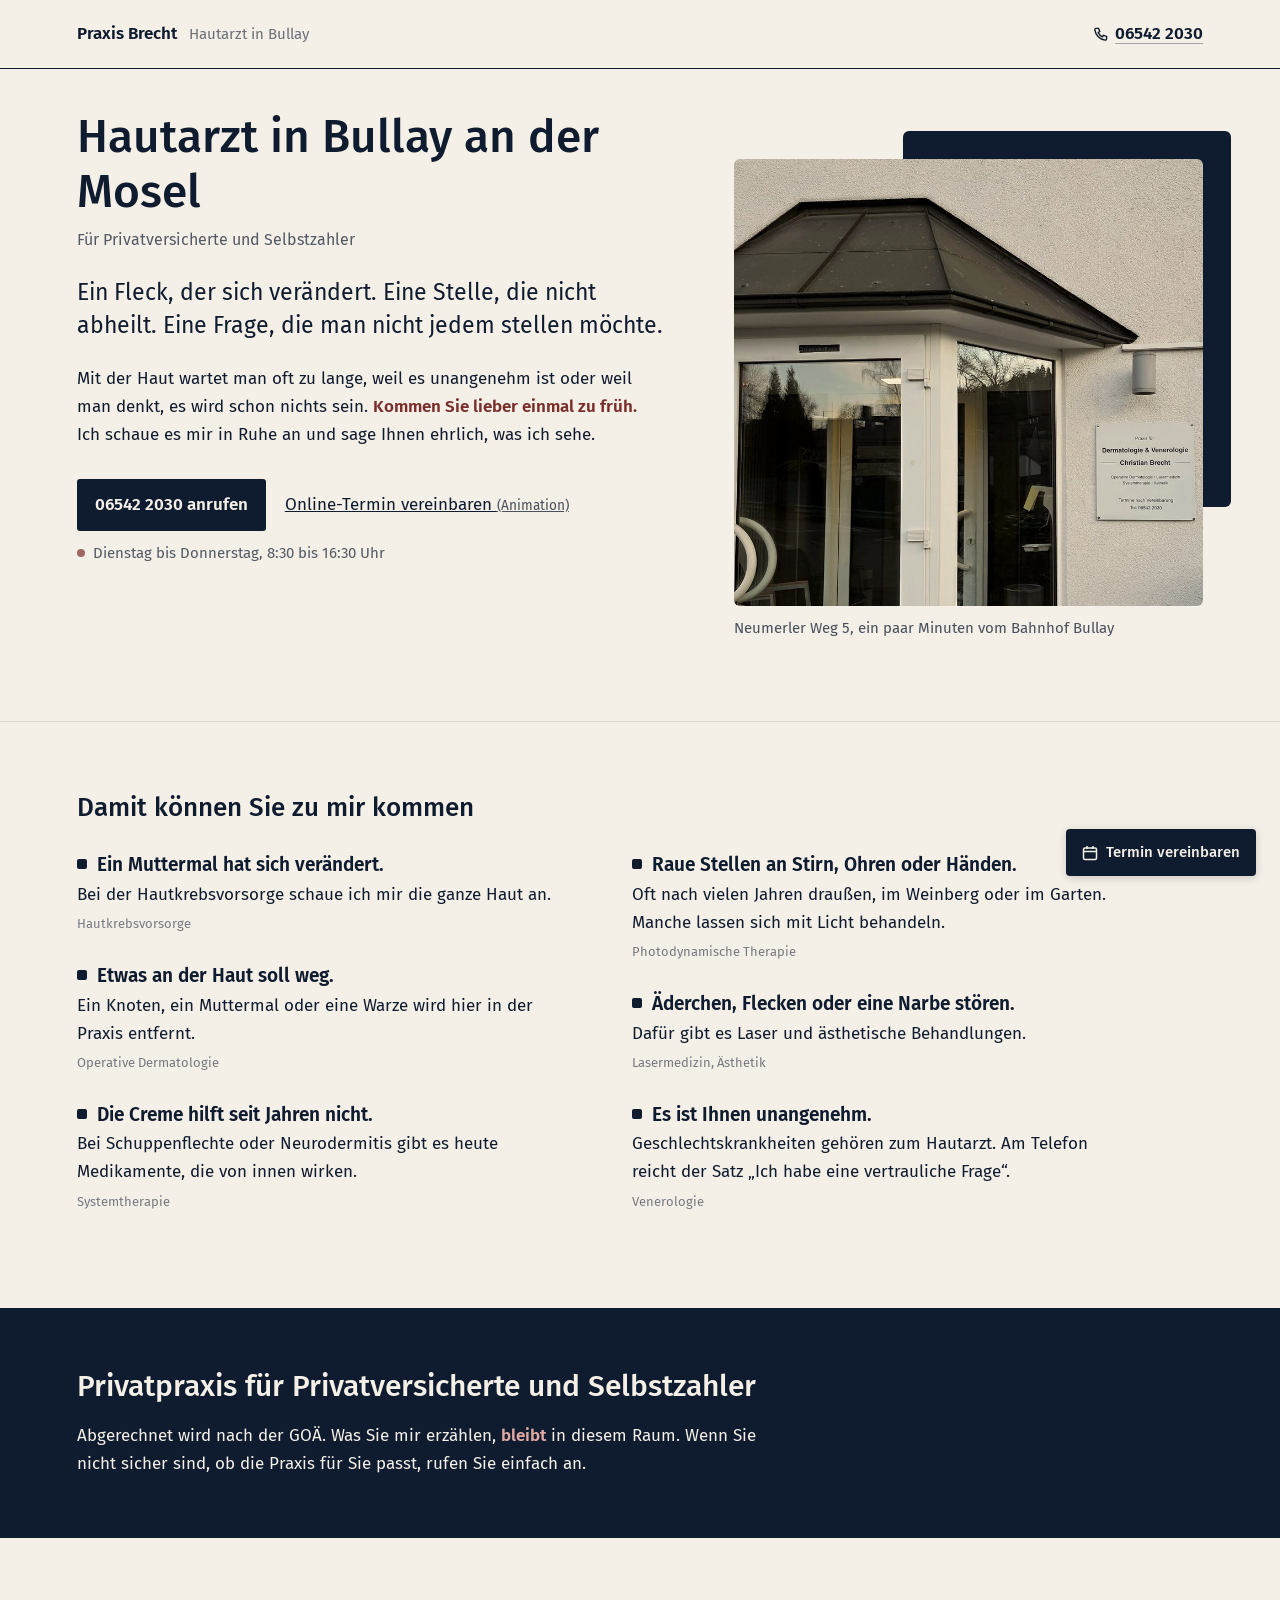
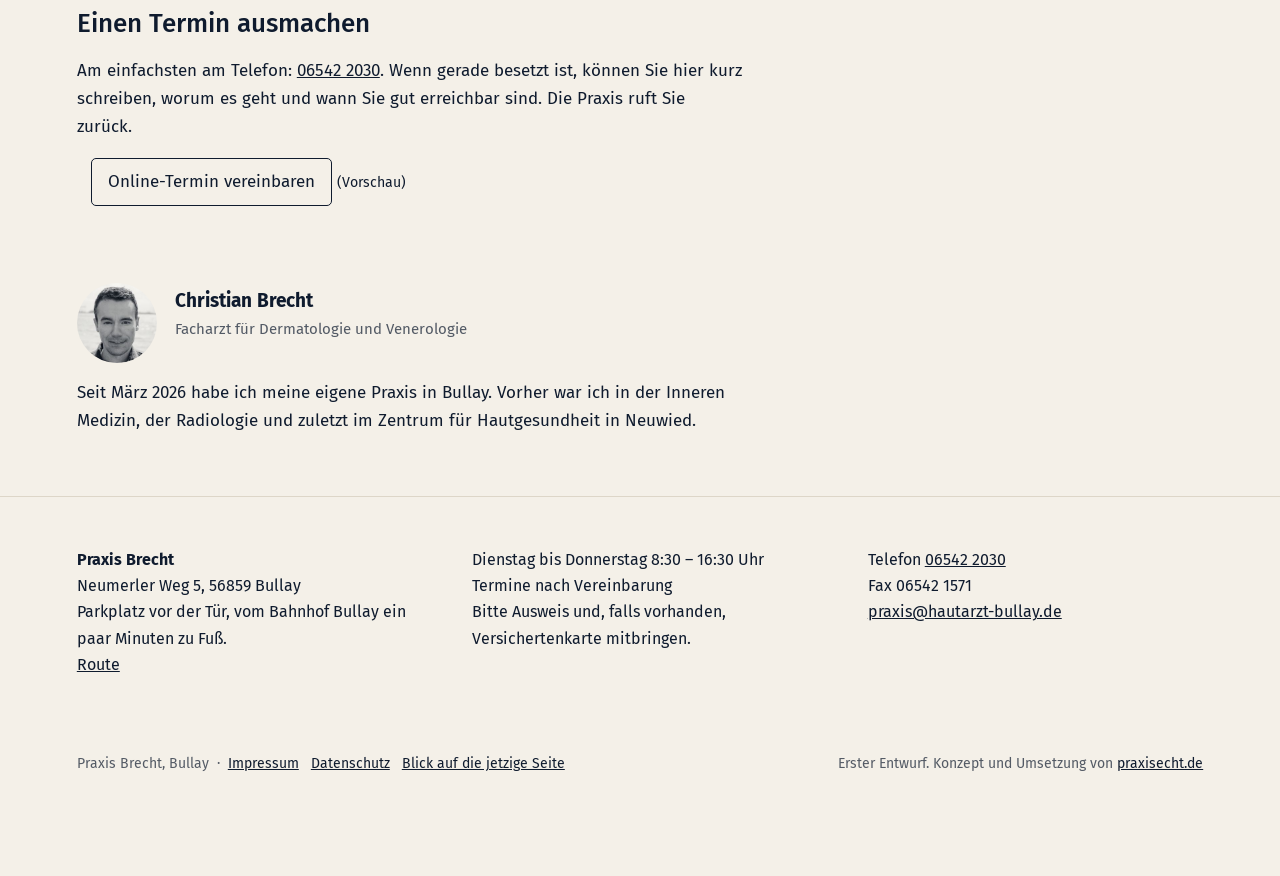
<file: index.html>
<!DOCTYPE html>
<html lang="de">
<head>
<meta charset="utf-8">
<meta name="viewport" content="width=device-width, initial-scale=1">
<meta name="robots" content="noindex, nofollow">
<title>Hautarzt in Bullay an der Mosel – Praxis Brecht</title>
<link rel="icon" type="image/svg+xml" href="favicon.svg">
<meta name="description" content="Hautarztpraxis Christian Brecht, Neumerler Weg 5 in Bullay. Hautkrebsvorsorge, Operationen an der Haut, Laser, Ästhetik, chronische Hautkrankheiten. Privatpraxis.">
<link href="https://fonts.googleapis.com/css2?family=Fira+Sans:wght@400;500;600&display=swap" rel="stylesheet">
<link rel="stylesheet" href="css/praxis.css">
</head>
<!-- ohne-ideen: meine Etiketten aus, an mit ?vorschlag=1 -->
<body class="ohne-ideen">

<div class="kopf">
  <a href="#" class="name">Praxis Brecht <small>Hautarzt in Bullay</small></a>
  <a href="tel:+4965422030" class="tel"><svg width="15" height="15" viewBox="0 0 16 16" fill="none" stroke="currentColor" stroke-width="1.5"><path d="M3.5 1.5h2.5l1.2 3.2-1.6 1.1a8 8 0 0 0 4.6 4.6l1.1-1.6 3.2 1.2v2.5a1.5 1.5 0 0 1-1.6 1.5A12.5 12.5 0 0 1 2 3.1 1.5 1.5 0 0 1 3.5 1.5z"/></svg> <span>06542 2030</span></a>
</div>

<p class="aktuell idee-zeile"><b>Aktuell:</b> Hier steht, was Sie gerade wissen sollten, z. B. Urlaub oder Vertretung. <span>(Idee, Text kommt von Ihnen)</span></p>

<div class="start">
  <div class="text">
    <h1>Hautarzt in Bullay an der Mosel</h1>
    <p class="fuer">Für Privatversicherte und Selbstzahler</p>
    <p class="gross">Ein Fleck, der sich verändert. Eine Stelle, die nicht abheilt. Eine Frage, die man nicht jedem stellen möchte.</p>
    <p>Mit der Haut wartet man oft zu lange, weil es unangenehm ist oder weil man denkt, es wird schon nichts sein. <strong class="satz">Kommen Sie lieber einmal zu früh.</strong> Ich schaue es mir in Ruhe an und sage Ihnen ehrlich, was ich sehe.</p>
    <p class="idee">Text in Ich-Form ist mein Vorschlag, bitte lesen und ändern, wie Sie es sagen würden. Allexander Mäding</p>
    <p class="anruf"><a href="tel:+4965422030" class="knopf">06542 2030 anrufen</a> <a href="#" class="online">Online-Termin vereinbaren <small>(Animation)</small></a> <span>Dienstag bis Donnerstag, 8:30 bis 16:30 Uhr</span></p>
  </div>
  <figure class="foto">
    <img src="bilder/praxis-tuer.jpg" draggable="false" width="850" height="810" alt="Eingang der Praxis am Neumerler Weg 5 in Bullay, rechts das Praxisschild">
    <figcaption>Neumerler Weg 5, ein paar Minuten vom Bahnhof Bullay</figcaption>
  </figure>
</div>

<!-- Leistungen in Patientensprache, Fachwort klein dahinter -->
<div class="wofuer" id="wofuer">
  <h2>Damit können Sie zu mir kommen</h2>
  <div class="liste" id="liste">
    <p><b>Ein Muttermal hat sich verändert.</b> Bei der Hautkrebsvorsorge schaue ich mir die ganze Haut an. <small>Hautkrebsvorsorge</small></p>
    <p><b>Etwas an der Haut soll weg.</b> Ein Knoten, ein Muttermal oder eine Warze wird hier in der Praxis entfernt. <small>Operative Dermatologie</small></p>
    <p><b>Die Creme hilft seit Jahren nicht.</b> Bei Schuppenflechte oder Neurodermitis gibt es heute Medikamente, die von innen wirken. <small>Systemtherapie</small></p>
    <p><b>Raue Stellen an Stirn, Ohren oder Händen.</b> Oft nach vielen Jahren draußen, im Weinberg oder im Garten. Manche lassen sich mit Licht behandeln. <small>Photodynamische Therapie</small></p>
    <p><b>Äderchen, Flecken oder eine Narbe stören.</b> Dafür gibt es Laser und ästhetische Behandlungen. <small>Lasermedizin, Ästhetik</small></p>
    <p><b>Es ist Ihnen unangenehm.</b> Geschlechtskrankheiten gehören zum Hautarzt. Am Telefon reicht der Satz „Ich habe eine vertrauliche Frage“. <small>Venerologie</small></p>
  </div>
  <p class="wisch-zeile"><button type="button" id="wisch">Wischen →</button></p>
  <p class="idee">„Warze“, „Garten“ und der Satz am Telefon sind von mir, bitte prüfen.</p>
</div>

<div class="privat">
  <h2>Privatpraxis für Privatversicherte und Selbstzahler</h2>
  <p>Abgerechnet wird nach der GOÄ. Was Sie mir erzählen, <span class="wort">bleibt</span> in diesem Raum. Wenn Sie nicht sicher sind, ob die Praxis für Sie passt, rufen Sie einfach an.</p>
</div>

<!-- Teaser: Prozess dahinter, noch nicht echt -->
<div class="termin">
  <h2>Einen Termin ausmachen</h2>
  <p>Am einfachsten am Telefon: <a href="tel:+4965422030">06542 2030</a>. Wenn gerade besetzt ist, können Sie hier kurz schreiben, worum es geht und wann Sie gut erreichbar sind. Die Praxis ruft Sie zurück.</p>
  <p><a href="#" class="leise online">Online-Termin vereinbaren</a> <small>(Vorschau)</small></p>
  <p class="idee">Nur angedeutet: so ein Rückruf-Wunsch spart Ihnen Telefonzeit und den Patienten die Warteschleife. Baue ich gern, wenn Sie wollen.</p>
</div>

<div class="ich">
  <p class="wer"><img src="bilder/brecht.jpg" class="portrait" width="80" height="80" alt="Christian Brecht" draggable="false"> <span><b>Christian Brecht</b><small>Facharzt für Dermatologie und Venerologie</small></span></p>
  <p>Seit März 2026 habe ich meine eigene Praxis in Bullay. Vorher war ich in der Inneren Medizin, der Radiologie und zuletzt im Zentrum für Hautgesundheit in Neuwied.</p>
</div>

<div class="kontakt" id="kontakt">
  <p><b>Praxis Brecht</b><br>Neumerler Weg 5, 56859 Bullay<br>Parkplatz vor der Tür, vom Bahnhof Bullay ein paar Minuten zu Fuß.<br><a href="https://maps.google.com/?q=Neumerler+Weg+5,+56859+Bullay">Route</a></p>
  <p>Dienstag bis Donnerstag 8:30 – 16:30 Uhr<br>Termine nach Vereinbarung<br>Bitte Ausweis und, falls vorhanden, Versichertenkarte mitbringen.</p>
  <p>Telefon <a href="tel:+4965422030">06542 2030</a><br>Fax 06542 1571<br><a href="mailto:praxis@hautarzt-bullay.de">praxis@hautarzt-bullay.de</a><br><a href="praxis-brecht.vcf" download class="nur-handy">Praxis im Handy speichern</a></p>
</div>

<div class="fuss">
  <span>Praxis Brecht, Bullay &nbsp;·&nbsp; <a href="#" data-demo="impressum">Impressum</a> &nbsp; <a href="#" data-demo="datenschutz">Datenschutz</a> &nbsp; <a href="analyse.html">Blick auf die jetzige Seite</a></span>
  <span class="von">Erster Entwurf. Konzept und Umsetzung von <a href="https://praxisecht.de" target="_blank" rel="noopener">praxisecht.de</a></span>
</div>

<!-- Vorschau Online-Termin: spielt sich selbst ab, schickt nichts -->
<!-- feste Knöpfe, kommen nach dem Start -->
<div class="feste" id="feste">
  <a href="#" class="online"><svg width="16" height="16" viewBox="0 0 16 16" fill="none" stroke="currentColor" stroke-width="1.5"><rect x="1.5" y="3" width="13" height="11.5" rx="1.5"/><path d="M1.5 6.5h13M5 1v3M11 1v3"/></svg> <span>Termin<span class="lang"> vereinbaren</span></span></a>
  <a href="tel:+4965422030" class="ruf">Anrufen</a>
</div>

<dialog id="termin-demo">
  <p class="demo-kopf"><b>Vorschau: So läuft ein Online-Termin ab</b> <span>Läuft von allein durch, nur ein Beispiel. Es wird nichts gesendet.</span> <button type="button" id="zu">Schließen</button></p>
  <div class="balken"><i id="balken"></i></div>
  <p class="schritte"><span>1 Anliegen</span><span>2 Termin</span><span>3 Fragebogen</span><span>4 Fertig</span></p>

  <div class="schritt">
    <h3>Worum geht es?</h3>
    <p class="wahl">Hautkrebsvorsorge</p>
    <p class="wahl" data-klick>Ein Muttermal ansehen lassen</p>
    <p class="wahl">Etwas soll entfernt werden</p>
    <p class="wahl">Vertrauliche Frage</p>
  </div>
  <div class="schritt">
    <h3>Wann passt es Ihnen?</h3>
    <p class="wahl">Dienstag, vormittags</p>
    <p class="wahl" data-klick>Mittwoch, 10:30 Uhr</p>
    <p class="wahl">Donnerstag, nachmittags</p>
  </div>
  <div class="schritt">
    <h3>Kurzer Fragebogen vorab <span class="bsp">Beispiel</span></h3>
    <p class="jn">Allergien bekannt?<span><b class="tipp">Ja</b><b>Nein</b></span></p>
    <p class="jn">Nehmen Sie Blutverdünner?<span><b>Ja</b><b class="tipp">Nein</b></span></p>
    <p class="jn">Bekommen Sie schnell Sonnenbrand?<span><b class="tipp">Ja</b><b>Nein</b></span></p>
    <p class="jn">Ist es Ihr erster Besuch hier?<span><b class="tipp">Ja</b><b>Nein</b></span></p>
  </div>
  <div class="schritt">
    <h3>Danke, das war es schon.</h3>
    <p>Die Praxis meldet sich und bestätigt den Termin. Einen Tag vorher kommt eine kurze Erinnerung.</p>
    <p class="klein">Ihre Angaben liegen dann schon vor, am Empfang müssen Sie nichts mehr ausfüllen.</p>
  </div>
  <p class="idee-immer">So könnte das bei Ihnen aussehen. Die Praxis bekommt die Angaben geordnet, Patienten sparen sich Warteschleife und Klemmbrett.</p>
</dialog>

<p id="hinweis"></p>
<script src="js/praxis.js"></script>
</body>
</html>
</file>
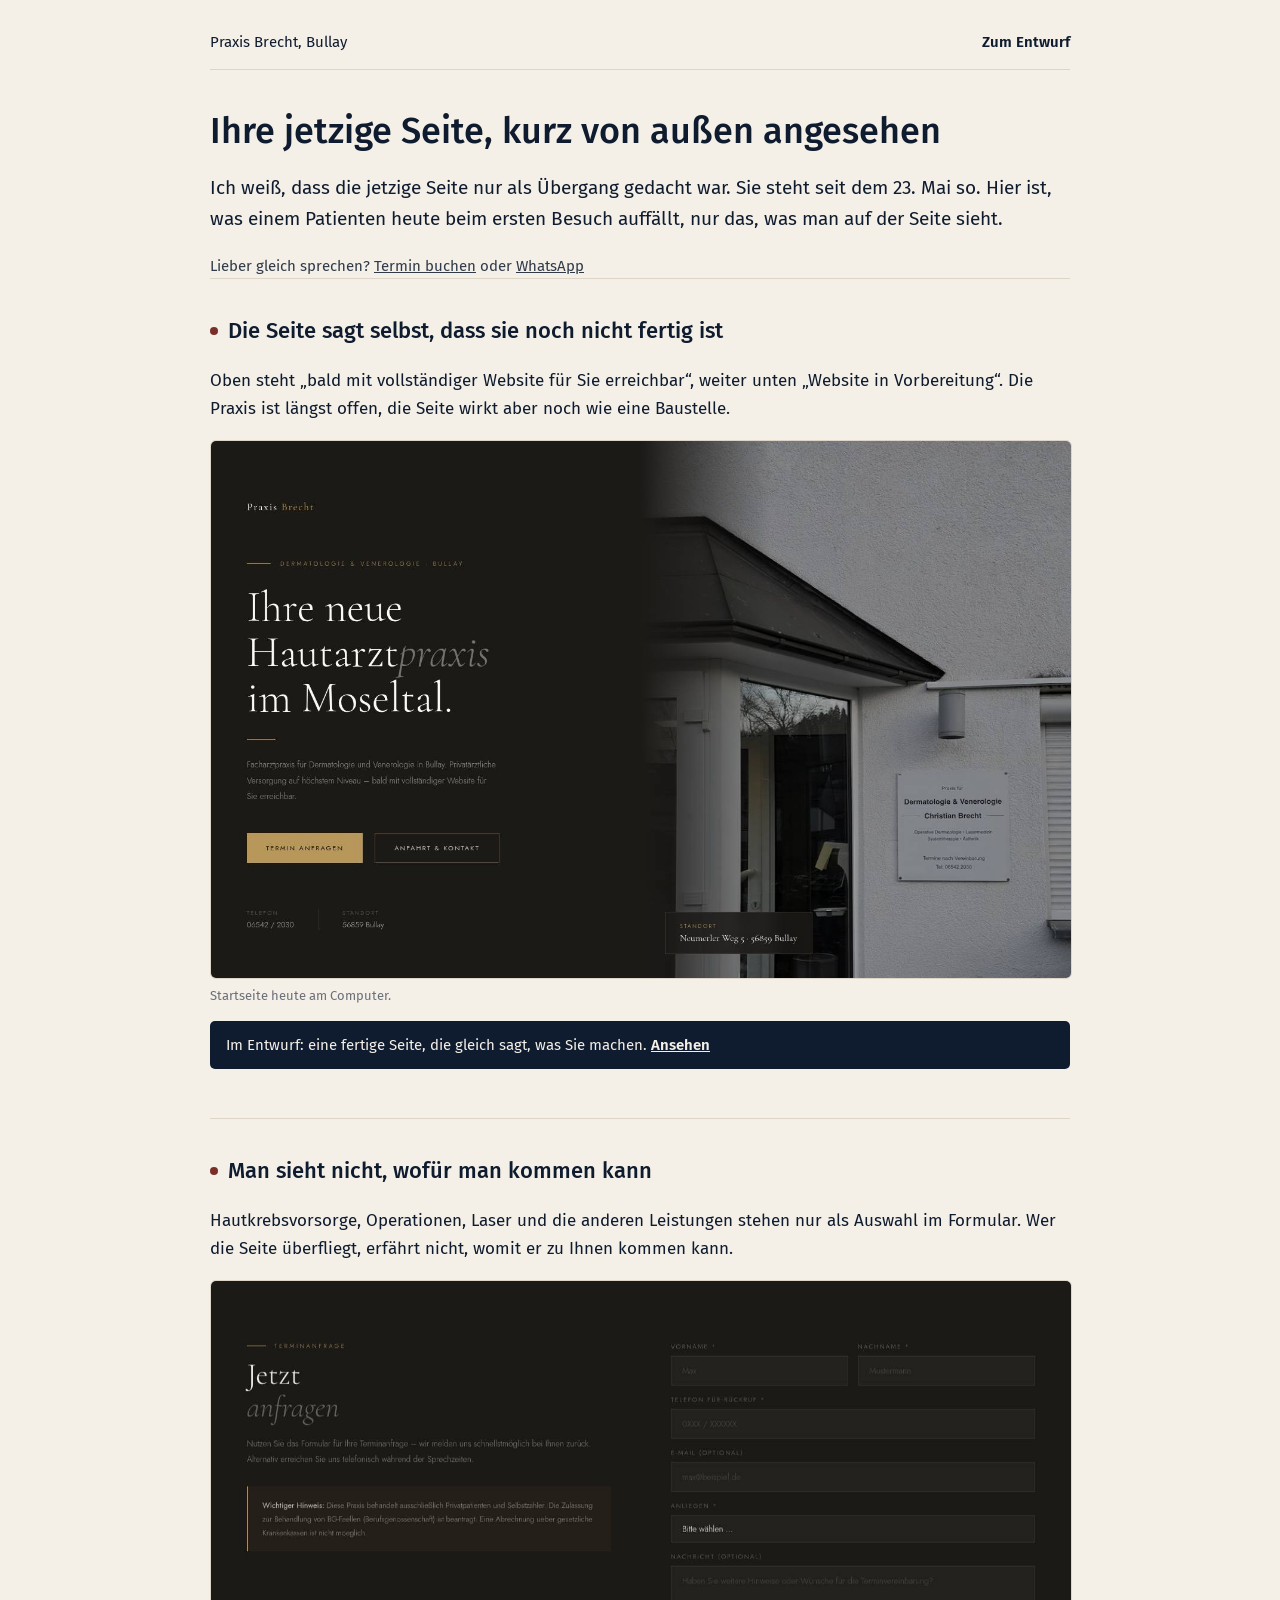
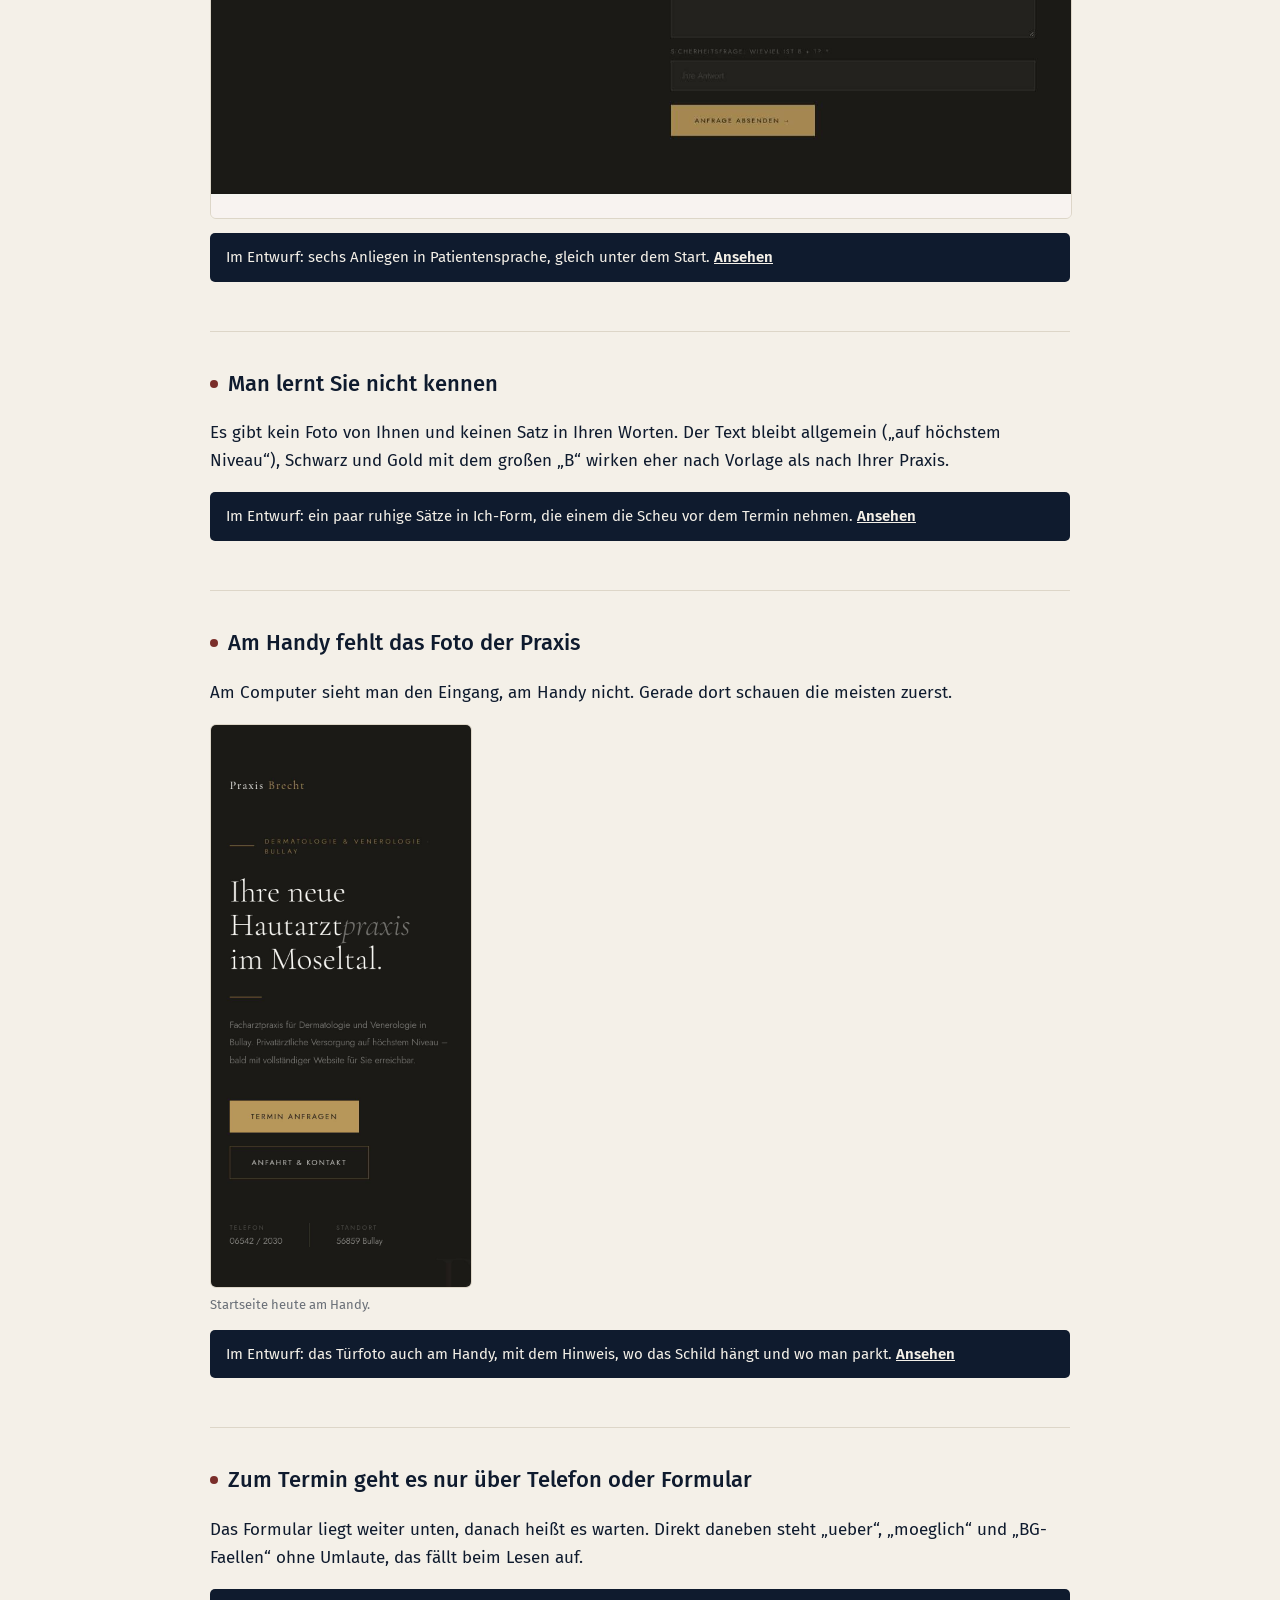
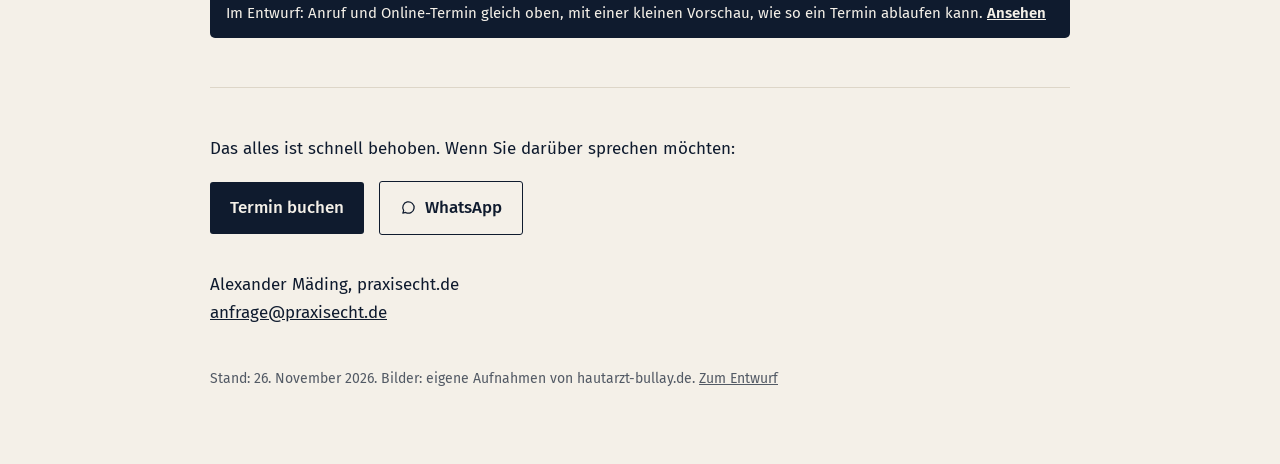
<file: analyse.html>
<!DOCTYPE html>
<html lang="de">
<head>
<meta charset="utf-8">
<meta name="viewport" content="width=device-width, initial-scale=1">
<meta name="robots" content="noindex, nofollow">
<title>Ihre jetzige Seite – kurzer Blick von außen</title>
<link rel="icon" type="image/svg+xml" href="favicon-analyse.svg">
<link href="https://fonts.googleapis.com/css2?family=Fira+Sans:wght@400;500;600&display=swap" rel="stylesheet">
<style>
/* Analyse – gleiche Farben wie der Entwurf, Bordeaux nur am Punkt */
body { margin: 0; background: #F4F0E8; color: #0F1B2E; font: 17px/1.65 "Fira Sans", Arial, sans-serif; }
a { color: #0F1B2E; }
.seite { max-width: 860px; margin: 0 auto; padding: 30px 24px 60px; }
.kopf { display: flex; justify-content: space-between; font-size: 15px; padding-bottom: 14px; border-bottom: 1px solid #ddd6c8; }
.kopf a { text-decoration: none; font-weight: 600; }
h1 { font-weight: 500; font-size: 36px; line-height: 1.2; margin: 40px 0 16px; }
h2 { font-weight: 500; font-size: 22px; margin: 0 0 8px; }
.einstieg { font-size: 19px; }
.punkt { padding: 34px 0; border-top: 1px solid #ddd6c8; }
.punkt h2:before { content: ""; display: inline-block; width: 8px; height: 8px; border-radius: 50%; background: #7A2E2A; margin-right: 10px; vertical-align: 3px; }
img, picture { -webkit-user-select: none; user-select: none; -webkit-touch-callout: none; -webkit-user-drag: none; }
.punkt img { -webkit-user-select: none; user-select: none; -webkit-touch-callout: none; -webkit-user-drag: none; pointer-events: none; display: block; max-width: 100%; height: auto; border: 1px solid #ddd6c8; border-radius: 6px; margin: 14px 0 6px; }
.punkt .schmal img { max-width: 260px; }
.bild-hinweis { font-size: 13px; opacity: .6; margin: 0; }
.entwurf { background: #0F1B2E; color: #F4F0E8; padding: 12px 16px; border-radius: 5px; font-size: 15px; margin-top: 14px; }
.entwurf a { color: #F4F0E8; font-weight: 600; }
.schluss { border-top: 1px solid #ddd6c8; padding-top: 30px; }
.fuss { font-size: 14px; opacity: .7; margin-top: 40px; }
@media (max-width: 600px) {
  body { font-size: 16px; }
  h1 { font-size: 28px; margin-top: 28px; }
  .einstieg { font-size: 17px; }
  .punkt .schmal img { max-width: 70%; }
}
.kurz { font-size: 15px; margin: 6px 0 0; opacity: .85; }
/* Knöpfe für Termin und WhatsApp */
.knoepfe { margin: 18px 0 26px; }
.knoepfe a { display: inline-block; padding: 12px 20px; border-radius: 3px; text-decoration: none; font-weight: 500; margin: 0 10px 10px 0; }
.k1 { background: #0F1B2E; color: #F4F0E8 !important; }
.k1:hover { background: #22324c; }
.k2 { border: 1px solid #0F1B2E; }
.k2:hover { background: #fff; }
.k2 svg { vertical-align: -3px; margin-right: 4px; }
@media (max-width: 600px) { .knoepfe a { display: block; text-align: center; margin: 0 0 10px; } }
/* Termin-Fenster */
#termin { border: 0; border-radius: 8px; padding: 0; width: 440px; max-width: calc(100vw - 24px); background: #fff; color: #0F1B2E; box-shadow: 0 20px 60px rgba(0,0,0,.45); }
#termin::backdrop { background: rgba(8,14,24,.7); }
#termin .t-kopf { background: #F4F0E8; border-bottom: 1px solid #ddd6c8; padding: 16px 22px; display: flex; justify-content: space-between; align-items: baseline; gap: 10px; }
#termin .t-kopf b { font-weight: 500; font-size: 20px; }
#termin .t-kopf span { font-size: 13px; opacity: .65; }
#termin .t-inhalt { padding: 18px 22px 8px; }
#termin label.slot { display: flex; gap: 10px; align-items: center; padding: 10px 12px; border: 1px solid #ddd6c8; border-radius: 4px; margin-bottom: 8px; cursor: pointer; font-size: 16px; }
#termin label.slot:hover { border-color: #0F1B2E; }
#termin input[type=radio] { accent-color: #0F1B2E; width: 17px; height: 17px; margin: 0; }
#termin .feld { margin-bottom: 12px; }
#termin .feld span { display: block; font-size: 14px; margin-bottom: 4px; }
#termin .feld input { width: 100%; box-sizing: border-box; font: inherit; padding: 9px 11px; border: 1px solid #ddd6c8; border-radius: 4px; }
#termin .feld input:focus { outline: 2px solid #0F1B2E; outline-offset: -1px; }
#termin .gewaehlt { font-size: 15px; background: #F4F0E8; padding: 8px 12px; border-radius: 4px; margin: 0 0 14px; }
#termin .t-fuss { display: flex; justify-content: space-between; align-items: center; padding: 6px 22px 18px; }
#termin .t-fuss button { font: inherit; font-size: 15px; cursor: pointer; }
#termin .zurueck { background: none; border: 0; padding: 8px 0; text-decoration: underline; text-underline-offset: 3px; color: #0F1B2E; }
#termin .weiter { background: #0F1B2E; color: #F4F0E8; border: 0; border-radius: 3px; padding: 11px 18px; }
#termin .weiter:hover { background: #22324c; }
#termin .fehler { color: #7A2E2A; font-size: 14px; min-height: 20px; margin: 0; }
#termin .klein { font-size: 13px; opacity: .65; }
#termin .t2, #termin .t3 { display: none; }
</style>
</head>
<body>
<div class="seite">

<div class="kopf"><span>Praxis Brecht, Bullay</span> <a href="index.html">Zum Entwurf</a></div>

<h1>Ihre jetzige Seite, kurz von außen angesehen</h1>
<p class="einstieg">Ich weiß, dass die jetzige Seite nur als Übergang gedacht war. Sie steht seit dem 23. Mai so. Hier ist, was einem Patienten heute beim ersten Besuch auffällt, nur das, was man auf der Seite sieht.</p>

<p class="kurz">Lieber gleich sprechen? <a href="#termin" class="zum-termin">Termin buchen</a> oder <a href="#" class="wa">WhatsApp</a></p>

<div class="punkt">
  <h2>Die Seite sagt selbst, dass sie noch nicht fertig ist</h2>
  <p>Oben steht „bald mit vollständiger Website für Sie erreichbar“, weiter unten „Website in Vorbereitung“. Die Praxis ist längst offen, die Seite wirkt aber noch wie eine Baustelle.</p>
  <img draggable="false" src="bilder/jetzt-desktop.jpg" alt="Startseite hautarzt-bullay.de am Computer, Stand heute">
  <p class="bild-hinweis">Startseite heute am Computer.</p>
  <p class="entwurf">Im Entwurf: eine fertige Seite, die gleich sagt, was Sie machen. <a href="index.html">Ansehen</a></p>
</div>

<div class="punkt">
  <h2>Man sieht nicht, wofür man kommen kann</h2>
  <p>Hautkrebsvorsorge, Operationen, Laser und die anderen Leistungen stehen nur als Auswahl im Formular. Wer die Seite überfliegt, erfährt nicht, womit er zu Ihnen kommen kann.</p>
  <img draggable="false" src="bilder/jetzt-formular.jpg" alt="Formular mit der Auswahl der Anliegen">
  <p class="entwurf">Im Entwurf: sechs Anliegen in Patientensprache, gleich unter dem Start. <a href="index.html#wofuer">Ansehen</a></p>
</div>

<div class="punkt">
  <h2>Man lernt Sie nicht kennen</h2>
  <p>Es gibt kein Foto von Ihnen und keinen Satz in Ihren Worten. Der Text bleibt allgemein („auf höchstem Niveau“), Schwarz und Gold mit dem großen „B“ wirken eher nach Vorlage als nach Ihrer Praxis.</p>
  <p class="entwurf">Im Entwurf: ein paar ruhige Sätze in Ich-Form, die einem die Scheu vor dem Termin nehmen. <a href="index.html">Ansehen</a></p>
</div>

<div class="punkt">
  <h2>Am Handy fehlt das Foto der Praxis</h2>
  <p>Am Computer sieht man den Eingang, am Handy nicht. Gerade dort schauen die meisten zuerst.</p>
  <div class="schmal"><img draggable="false" src="bilder/jetzt-handy.jpg" alt="Startseite am Handy ohne Praxisfoto"></div>
  <p class="bild-hinweis">Startseite heute am Handy.</p>
  <p class="entwurf">Im Entwurf: das Türfoto auch am Handy, mit dem Hinweis, wo das Schild hängt und wo man parkt. <a href="index.html">Ansehen</a></p>
</div>

<div class="punkt">
  <h2>Zum Termin geht es nur über Telefon oder Formular</h2>
  <p>Das Formular liegt weiter unten, danach heißt es warten. Direkt daneben steht „ueber“, „moeglich“ und „BG-Faellen“ ohne Umlaute, das fällt beim Lesen auf.</p>
  <p class="entwurf">Im Entwurf: Anruf und Online-Termin gleich oben, mit einer kleinen Vorschau, wie so ein Termin ablaufen kann. <a href="index.html">Ansehen</a></p>
</div>

<div class="schluss">
  <p>Das alles ist schnell behoben. Wenn Sie darüber sprechen möchten:</p>
  <p class="knoepfe"><a href="#termin" class="k1 zum-termin">Termin buchen</a> <a href="#" class="k2 wa"><svg width="17" height="17" viewBox="0 0 24 24" fill="none" stroke="currentColor" stroke-width="1.8" stroke-linejoin="round"><path d="M4 20l1.2-3.6A8 8 0 1 1 8 19z"/></svg> WhatsApp</a></p>
  <p>Alexander Mäding, praxisecht.de<br><a href="mailto:anfrage@praxisecht.de">anfrage@praxisecht.de</a></p>
</div>

<p class="fuss">Stand: 26. November 2026. Bilder: eigene Aufnahmen von hautarzt-bullay.de. <a href="index.html">Zum Entwurf</a></p>
</div>

<!-- Termin direkt buchen, geht nur per Klick auf Termin buchen -->
<dialog id="termin">
  <div class="t-kopf"><b>Wann passt es Ihnen?</b> <span>30 Minuten, per Video</span></div>
  <div class="t1">
    <div class="t-inhalt"><div id="slots"><p class="klein">Freie Termine werden geladen …</p></div><p class="fehler" id="f1"></p></div>
    <div class="t-fuss"><button type="button" class="zurueck" data-zu>Schließen</button> <button type="button" class="weiter" id="weiter1">Weiter</button></div>
  </div>
  <div class="t2">
    <div class="t-inhalt">
      <p class="gewaehlt" id="gewaehlt"></p>
      <label class="feld"><span>Vorname</span><input type="text" id="vorname" autocomplete="given-name"></label>
      <label class="feld nur-buchen"><span>E-Mail</span><input type="email" id="email" autocomplete="email"></label>
      <input type="text" id="hp" tabindex="-1" autocomplete="off" style="display:none">
      <p class="fehler" id="f2"></p>
      <p class="klein nur-buchen">Die Bestätigung kommt per E-Mail.</p><p class="klein ohne-buchen">Der Termin geht per WhatsApp an mich, ich bestätige ihn kurz.</p>
    </div>
    <div class="t-fuss"><button type="button" class="zurueck" id="zurueck2">Zurück</button> <button type="button" class="weiter" id="buchen">Termin verbindlich buchen</button></div>
  </div>
  <div class="t3">
    <div class="t-inhalt"><p style="font-size:20px;margin:0 0 8px">Danke, der Termin ist gebucht.</p><p id="danke-text"></p><p class="klein">Sie bekommen gleich eine E-Mail mit allen Angaben.</p></div>
    <div class="t-fuss"><span></span><button type="button" class="weiter" data-zu>Schließen</button></div>
  </div>
</dialog>
<script>
// Bilder: kein Rechtsklick, kein Ziehen, auch Hintergrundbilder
function istBild(el) {
  if (!(el instanceof Element)) return false
  if (el.closest('img, picture')) return true
  var bg = getComputedStyle(el).backgroundImage
  return !!bg && bg.indexOf('url(') !== -1
}
function bildDarunter(e) {
  var liste = document.querySelectorAll('img, picture')
  for (var i = 0; i < liste.length; i++) {
    var r = liste[i].getBoundingClientRect()
    if (e.clientX >= r.left && e.clientX <= r.right && e.clientY >= r.top && e.clientY <= r.bottom) return true
  }
  return false
}
function bildSperren(e) { if (istBild(e.target) || bildDarunter(e)) e.preventDefault() }
document.addEventListener('contextmenu', bildSperren)
document.addEventListener('dragstart', bildSperren)
document.querySelectorAll('img, picture').forEach(function (i) { i.setAttribute('draggable', 'false') })


// WhatsApp: Nummer steht nur hier, nicht sichtbar auf der Seite
var waNr = '4917643433973'
function whatsapp(text) { window.open('https://wa.me/' + waNr + '?text=' + encodeURIComponent(text), '_blank') }
document.querySelectorAll('.wa').forEach(function (a) {
  a.onclick = function (e) { e.preventDefault(); whatsapp('Hallo Herr Mäding, ich habe Ihren Entwurf für hautarzt-bullay.de gesehen.') }
})

// Termin-Fenster: Termine wie auf praxisecht.de, frühestens in 3 Tagen
var buchen = true // false: Termin geht stattdessen per WhatsApp raus
var fenster = document.getElementById('termin'), start = 0
fenster.querySelectorAll(buchen ? '.ohne-buchen' : '.nur-buchen').forEach(function (x) { x.style.display = 'none' })
if (!buchen) document.getElementById('buchen').textContent = 'Termin per WhatsApp schicken'
var zeiten = { 1: ['10:00', '15:30'], 2: ['10:00', '15:30'], 3: ['09:30', '14:00'], 4: ['11:00', '15:00'] }
var wt = ['So', 'Mo', 'Di', 'Mi', 'Do', 'Fr', 'Sa'], mon = ['Jan.', 'Feb.', 'Mär.', 'Apr.', 'Mai', 'Jun.', 'Jul.', 'Aug.', 'Sep.', 'Okt.', 'Nov.', 'Dez.']
function selbstRechnen() {
  var s = [], d = new Date(); d.setHours(0, 0, 0, 0); d.setDate(d.getDate() + 3)
  for (var v = 0; s.length < 6 && v < 60; v++) {
    (zeiten[d.getDay()] || []).forEach(function (z) { if (s.length < 6) s.push(wt[d.getDay()] + '. ' + d.getDate() + '. ' + mon[d.getMonth()] + ' · ' + z + ' Uhr') })
    d.setDate(d.getDate() + 1)
  }
  return s
}
function zeigeSlots(s) {
  var html = ''
  s.forEach(function (t) { html += '<label class="slot"><input type="radio" name="slot" value="' + t + '"> ' + t + '</label>' })
  document.getElementById('slots').innerHTML = html
}
function schritt(n) {
  for (var i = 1; i <= 3; i++) fenster.querySelector('.t' + i).style.display = i == n ? 'block' : 'none'
  fenster.querySelector('.t-kopf b').textContent = n == 2 ? 'Wie darf ich Sie ansprechen?' : n == 3 ? 'Termin gebucht' : 'Wann passt es Ihnen?'
}
function auf() {
  start = Date.now(); schritt(1)
  document.getElementById('f1').textContent = ''
  if (!fenster.open) fenster.showModal()
  fetch('https://praxisecht.de/slots.php').then(function (r) { return r.json() })
    .then(function (s) { zeigeSlots(Array.isArray(s) && s.length ? s : selbstRechnen()) })
    .catch(function () { zeigeSlots(selbstRechnen()) })
}
document.querySelectorAll('.zum-termin').forEach(function (a) { a.onclick = function (e) { e.preventDefault(); auf() } })
fenster.querySelectorAll('[data-zu]').forEach(function (b) { b.onclick = function () { fenster.close() } })
fenster.onclick = function (e) { if (e.target == fenster) fenster.close() }
document.getElementById('weiter1').onclick = function () {
  var r = fenster.querySelector('[name=slot]:checked')
  if (!r) { document.getElementById('f1').textContent = 'Bitte einen Termin wählen.'; return }
  document.getElementById('gewaehlt').textContent = 'Ihr Termin: ' + r.value
  schritt(2); document.getElementById('vorname').focus()
}
document.getElementById('zurueck2').onclick = function () { schritt(1) }
document.getElementById('buchen').onclick = function () {
  var vn = document.getElementById('vorname'), em = document.getElementById('email'), f = document.getElementById('f2')
  if (!vn.value.trim()) { f.textContent = 'Bitte Ihren Vornamen eintragen.'; vn.focus(); return }
  if (buchen && (!em.value.trim() || !em.validity.valid)) { f.textContent = 'Bitte eine gültige E-Mail eintragen.'; em.focus(); return }
  f.textContent = ''
  if (document.getElementById('hp').value) return
  var termin = fenster.querySelector('[name=slot]:checked').value
  if (!buchen) { whatsapp('Hallo Herr Mäding, ich hätte gern den Termin ' + termin + '. Viele Grüße, ' + vn.value.trim()); fenster.close(); return }
  var fd = new FormData()
  fd.append('hp_ms', String(Date.now() - start)); fd.append('wiz-hp', '')
  fd.append('vorname', vn.value.trim()); fd.append('email', em.value.trim()); fd.append('termin', termin)
  fd.append('anfrage_art', 'webseite'); fd.append('website_hat', 'direkt')
  fd.append('notiz', 'Direkt zum Termin (hautarzt-bullay Analyse)')
  var knopf = this
  knopf.disabled = true; knopf.textContent = 'Wird gebucht …'
  fetch('https://praxisecht.de/sende-anfrage.php', { method: 'POST', body: fd })
    .then(function (r) { return r.json() })
    .then(function (a) {
      knopf.disabled = false; knopf.textContent = 'Termin verbindlich buchen'
      if (!a.ok) { f.textContent = a.msg || 'Das hat nicht geklappt. Bitte noch einmal versuchen.'; return }
      document.getElementById('danke-text').textContent = 'Ihr Termin: ' + termin
      schritt(3)
    })
    .catch(function () {
      knopf.disabled = false; knopf.textContent = 'Termin verbindlich buchen'
      f.innerHTML = 'Das hat gerade nicht geklappt. <a href="#" id="wa-ersatz">Termin lieber per WhatsApp schicken</a>'
      document.getElementById('wa-ersatz').onclick = function (e) { e.preventDefault(); whatsapp('Hallo Herr Mäding, ich hätte gern den Termin ' + termin + '. Viele Grüße, ' + vn.value.trim()) }
    })
}
</script>
</body>
</html>
</file>
<file: css/praxis.css>
/* Praxis Brecht – Nachtblau #0F1B2E, Stein #F4F0E8. Bordeaux #7A2E2A nur als Akzent, 4 Stellen (unten) */
* { box-sizing: border-box; }
body { margin: 0; background: #F4F0E8; color: #0F1B2E; font: 17px/1.65 "Fira Sans", Arial, sans-serif; }
a { color: #0F1B2E; }
h1, h2 { font-weight: 500; line-height: 1.2; margin: 0 0 18px; }
h1 { font-size: 46px; }
h2 { font-size: 26px; }
img { max-width: 100%; height: auto; display: block; }

.kopf { display: flex; justify-content: space-between; align-items: center; padding: 20px 6vw; border-bottom: 1px solid #0F1B2E; }
.kopf a { text-decoration: none; }
.name { font-weight: 600; }
.name small { font-weight: 400; opacity: .6; margin-left: 8px; font-size: 15px; }
.tel { font-weight: 600; }
.tel:hover { opacity: .7; }

/* Start: Text breit, Foto daneben kleiner und etwas tiefer */
.start { display: flex; gap: 70px; padding: 40px 6vw 80px; align-items: flex-start; }
.start .text { flex: 1.25; max-width: 640px; }
.gross { font-size: 23px; line-height: 1.45; margin: 0 0 22px; }
.foto { flex: 1; margin: 50px 0 0; max-width: 470px; }
.foto img { border-radius: 6px; }
.foto figcaption { font-size: 15px; margin-top: 10px; opacity: .75; }

.anruf { margin-top: 30px; }
.anruf span { display: block; font-size: 15px; opacity: .7; margin-top: 10px; }
.knopf { display: inline-block; background: #0F1B2E; color: #F4F0E8; text-decoration: none; font-weight: 600; padding: 12px 18px; border-radius: 3px; }
.knopf:hover { background: #22324c; }

/* Wofür: am Desktop zwei Spalten wie Text, keine Kacheln */
.wofuer { padding: 70px 6vw; border-top: 1px solid #ddd6c8; }
.liste { columns: 2; column-gap: 60px; max-width: 1050px; margin-top: 26px; }
.liste p { break-inside: avoid; margin: 0 0 26px; }
.liste b { display: block; font-weight: 600; font-size: 19px; }
.liste small { display: block; font-size: 13px; opacity: .55; margin-top: 4px; }
.wisch-zeile { display: none; }

.privat { background: #0F1B2E; color: #F4F0E8; padding: 60px 6vw; }
.privat h2 { color: #F4F0E8; } /* heller, sonst auf nachtblau zu dunkel */
.privat p { max-width: 720px; margin: 0; }

.termin { padding: 70px 6vw 30px; max-width: 820px; }
.leise { display: inline-block; border: 1px solid #0F1B2E; border-radius: 5px; padding: 9px 16px; text-decoration: none; }
.leise:hover { background: #0F1B2E; color: #F4F0E8; }

.ich { padding: 30px 6vw 60px; max-width: 820px; }
.ich p { margin: 0; }

.kontakt { display: flex; gap: 60px; padding: 50px 6vw; border-top: 1px solid #ddd6c8; font-size: 16px; }
.kontakt p { margin: 0; flex: 1; }
.fuss { padding: 24px 6vw 40px; font-size: 14px; opacity: .7; }

/* meine Etiketten */
.idee { border-left: 3px solid #0F1B2E; padding: 6px 12px; font-size: 14px; background: rgba(15,27,46,.04); }
.aktuell { margin: 0; padding: 10px 6vw; font-size: 15px; border-top: 1px solid #ddd6c8; border-bottom: 1px solid #ddd6c8; }
.aktuell span { opacity: .55; font-size: 13px; }
.ohne-ideen .idee, .ohne-ideen .idee-zeile { display: none; }

/* Vorschau-Hinweis */
#hinweis { position: fixed; left: 24px; bottom: 24px; margin: 0; background: #0F1B2E; color: #F4F0E8; padding: 12px 16px; border-left: 3px solid #0F1B2E; font-size: 15px; display: none; max-width: 420px; }
#hinweis.da { display: block; }

a:focus-visible, button:focus-visible { outline: 2px solid #0F1B2E; outline-offset: 3px; }

@media (max-width: 900px) {
  .start { display: block; padding-top: 20px; }
  .foto { margin: 40px 0 0; }
  .kontakt { flex-direction: column; gap: 22px; }
}

/* Handy */
@media (max-width: 600px) {
  body { font-size: 16px; }
  h1 { font-size: 34px; }
  .gross { font-size: 20px; }
  .kopf { padding: 14px 20px; }
  .name small { display: none; }
  .start, .wofuer, .privat, .termin, .ich, .kontakt, .fuss { padding-left: 20px; padding-right: 20px; }
  .aktuell { padding: 8px 20px; }
  .wofuer { padding-top: 50px; padding-bottom: 40px; }
  .liste { columns: auto; display: flex; gap: 14px; overflow-x: auto; scroll-snap-type: x mandatory; }
  .liste p { flex: 0 0 80%; scroll-snap-align: start; border: 1px solid #ddd6c8; border-radius: 6px; padding: 18px; }
  .wisch-zeile { display: block; margin: 8px 0 0; }
  #wisch { background: none; border: 0; font: inherit; color: #0F1B2E; font-weight: 600; padding: 6px 0; }
  #hinweis { left: 16px; right: 16px; bottom: 16px; }
}

/* Online-Termin Vorschau (Pop-up) */
.online { margin-left: 14px; }
dialog { border: 0; border-radius: 8px; padding: 22px 26px 18px; width: 520px; max-width: calc(100vw - 24px); background: #F4F0E8; color: #0F1B2E; box-shadow: 0 10px 40px rgba(15,27,46,.3); }
dialog::backdrop { background: rgba(15,27,46,.55); }
.demo-kopf { display: flex; flex-wrap: wrap; align-items: baseline; gap: 4px 12px; margin: 0 0 14px; }
.demo-kopf span { font-size: 13px; opacity: .65; flex: 1; }
#zu { background: none; border: 1px solid #0F1B2E; border-radius: 3px; font: inherit; font-size: 14px; padding: 4px 10px; cursor: pointer; }
.schritte { display: flex; gap: 14px; font-size: 13px; margin: 0 0 16px; border-bottom: 1px solid #ddd6c8; padding-bottom: 10px; }
.schritte span { opacity: .45; }
.schritte span.jetzt { opacity: 1; font-weight: 600; color: #0F1B2E; }
.schritt { display: none; min-height: 230px; }
.schritt.an { display: block; animation: rein .4s; }
@keyframes rein { from { opacity: 0; transform: translateY(6px); } }
.schritt h3 { margin: 0 0 12px; font-weight: 500; font-size: 20px; }
.wahl { margin: 0 0 8px; padding: 10px 14px; border: 1px solid #ddd6c8; border-radius: 5px; background: #fff; transition: all .3s; }
.wahl.gewaehlt { border-color: #0F1B2E; box-shadow: inset 4px 0 0 #0F1B2E; font-weight: 500; }
.frage { margin: 0 0 12px; font-size: 15px; }
.antwort { display: block; margin-top: 4px; padding: 8px 12px; background: #fff; border: 1px solid #ddd6c8; border-radius: 5px; min-height: 38px; color: transparent; transition: color .5s; }
.antwort.da { color: #0F1B2E; }
.idee-immer { font-size: 13px; opacity: .7; margin: 10px 0 0; border-top: 1px solid #ddd6c8; padding-top: 10px; }
@media (max-width: 600px) {
  dialog { padding: 18px 16px 14px; }
  .schritte { gap: 8px; font-size: 12px; }
  .online { display: inline-block; margin: 14px 0 0; }
}

/* Nachtrag: Akzent nicht nur am Knopf */
/* Start: Farbfläche versetzt hinter dem Foto, wie ein Passepartout */
.foto { position: relative; }
.foto:before { content: ""; position: absolute; top: -28px; right: -28px; width: 70%; height: 78%; background: #0F1B2E; border-radius: 6px; z-index: -1; }
.foto img { position: relative; }
.start { position: relative; z-index: 0; }
.satz { color: #0F1B2E; font-weight: 600; }

/* Privatpraxis jetzt in der Akzentfarbe */
.privat { background: #0F1B2E; color: #F4F0E8; }
.privat h2 { color: #F4F0E8; font-size: 30px; }

/* kleine Marke vor jedem Anliegen */
.liste b:before { content: ""; display: inline-block; width: 10px; height: 10px; background: #0F1B2E; border-radius: 2px; margin-right: 10px; vertical-align: 2px; }

/* Pop-up Kopf in Akzent */
.demo-kopf { background: #0F1B2E; color: #F4F0E8; margin: -22px -26px 14px; padding: 14px 26px; border-radius: 8px 8px 0 0; }
.demo-kopf span { opacity: .85; }
#zu { border-color: #F4F0E8; color: #F4F0E8; }
.schritte span.jetzt { color: #0F1B2E; }
.schritte span.jetzt:before { content: ""; display: inline-block; width: 8px; height: 8px; background: #0F1B2E; border-radius: 2px; margin-right: 6px; }

@media (max-width: 900px) { .foto:before { top: -16px; right: -16px; } }
@media (max-width: 600px) {
  .foto:before { top: -12px; right: -12px; width: 60%; }
  .demo-kopf { margin: -18px -16px 14px; padding: 12px 16px; }
}

/* Pop-up am großen Bildschirm etwas größer */
@media (min-width: 1100px) {
  dialog { width: 640px; font-size: 18px; }
  .schritt { min-height: 280px; }
  .schritt h3 { font-size: 24px; }
  .frage { font-size: 17px; }
}

/* Nachtrag: Balken im Pop-up */
.balken { height: 4px; background: #ddd6c8; border-radius: 2px; margin: 0 0 12px; overflow: hidden; }
.balken i { display: block; height: 100%; width: 0; background: #0F1B2E; }

/* Handy: Knöpfe sauber, Kontakt auch zum Wischen */
@media (max-width: 600px) {
  .anruf .knopf { display: block; text-align: center; padding: 15px; font-size: 17px; }
  .anruf .online { display: block; text-align: center; padding: 13px; margin: 10px 0 0; border: 1px solid #0F1B2E; border-radius: 3px; text-decoration: none; font-weight: 500; }
  .anruf span { text-align: center; }
  .termin .leise { display: block; text-align: center; padding: 13px; }
  .kontakt { flex-direction: row; overflow-x: auto; scroll-snap-type: x mandatory; gap: 12px; padding-right: 0; }
  .kontakt p { flex: 0 0 78%; scroll-snap-align: start; border: 1px solid #ddd6c8; border-radius: 6px; padding: 16px; }
  .liste p { flex-basis: 78%; }
}

/* Nachtrag: Bordeaux nur hier */
.satz { color: #7A2E2A; }
.anruf span:before { content: ""; display: inline-block; width: 8px; height: 8px; border-radius: 50%; background: #7A2E2A; margin-right: 8px; vertical-align: 1px; }
.privat .wort { color: #E0A9A3; font-weight: 600; }
.balken i { background: #7A2E2A; }
#hinweis { border-left-color: #F4F0E8; }
.foto:before { background: #0F1B2E; }

/* Nachtrag: Klammer am Online-Termin, Bild nicht speichern */
.online small { font-size: .8em; font-weight: 400; opacity: .75; }
.foto img { -webkit-user-select: none; user-select: none; -webkit-touch-callout: none; -webkit-user-drag: none; pointer-events: none; }
@media (max-width: 600px) { .anruf .online { white-space: nowrap; } }

/* Nachtrag: Pop-up hell, damit es sich vom nachtblauen Streifen abhebt */
dialog { background: #fff; box-shadow: 0 0 0 1px #F4F0E8, 0 20px 60px rgba(0,0,0,.55); }
dialog::backdrop { background: rgba(8,14,24,.78); }
.demo-kopf { background: #F4F0E8; color: #0F1B2E; border-bottom: 1px solid #ddd6c8; }
#zu { color: #0F1B2E; border-color: #0F1B2E; }
.wahl, .antwort { background: #F4F0E8; }

/* Nachtrag: kleines Foto im Fuß */
.fuss { display: flex; align-items: center; gap: 14px; flex-wrap: wrap; }
.portrait { width: 56px; height: 56px; border-radius: 50%; -webkit-user-select: none; user-select: none; -webkit-touch-callout: none; -webkit-user-drag: none; pointer-events: none; }
.fuss { opacity: 1; color: rgba(15,27,46,.7); flex-wrap: nowrap; }
.portrait { flex: 0 0 56px; }

/* Nachtrag: Foto zum Text über ihn statt im Fuß */
.ich { display: flex; gap: 22px; align-items: center; }
.ich .portrait { width: 80px; height: 80px; flex: 0 0 80px; }
@media (max-width: 600px) { .ich { gap: 16px; align-items: flex-start; } .ich .portrait { width: 72px; height: 72px; flex-basis: 72px; } }

/* Nachtrag: feste Knöpfe rechts, am Handy unten */
.feste { position: fixed; right: 0; top: 50%; transform: translateY(-50%); display: none; flex-direction: column; gap: 6px; z-index: 5; }
.feste.da { display: flex; }
.feste a { margin: 0; background: #0F1B2E; color: #F4F0E8; text-decoration: none; font-size: 15px; font-weight: 500; padding: 14px 10px; border-radius: 4px 0 0 4px; writing-mode: vertical-rl; transform: rotate(180deg); border-radius: 0 4px 4px 0; }
.feste a:hover { background: #22324c; }
.feste .ruf { background: #F4F0E8; color: #0F1B2E; border: 1px solid #0F1B2E; border-left: 0; }
@media (max-width: 600px) {
  .feste { top: auto; bottom: 0; left: 0; transform: none; flex-direction: row; gap: 0; padding: 8px 12px calc(8px + env(safe-area-inset-bottom)); background: #F4F0E8; border-top: 1px solid #ddd6c8; }
  .feste a { flex: 1; writing-mode: horizontal-tb; transform: none; text-align: center; padding: 12px; border-radius: 3px; font-size: 16px; }
  .feste .ruf { order: -1; border: 1px solid #0F1B2E; margin-right: 8px; }
  body.mit-leiste { padding-bottom: 72px; }
  #hinweis { bottom: 84px; }
}

/* alle Bilder gesperrt */
img, picture { -webkit-user-select: none; user-select: none; -webkit-touch-callout: none; -webkit-user-drag: none; }

/* Nachtrag: Foto als Kopfzeile, Text darunter */
.ich { display: block; }
.ich .wer { display: flex; align-items: center; gap: 18px; margin: 0 0 16px; }
.wer b { display: block; font-size: 19px; }
.wer small { display: block; font-size: 15px; opacity: .7; }
@media (max-width: 600px) { .ich .portrait { width: 64px; height: 64px; flex-basis: 64px; } .ich .wer { gap: 14px; } }
.ich .wer { align-items: flex-start; }
.wer b { margin-top: 2px; }

/* Nachtrag: nur ein Knopf rechts unten, waagerecht */
.feste { top: auto; bottom: 24px; right: 24px; transform: none; }
.feste a { writing-mode: horizontal-tb; transform: none; border-radius: 4px; padding: 11px 16px; display: flex; align-items: center; gap: 8px; box-shadow: 0 2px 8px rgba(15,27,46,.18); transition: background .2s, box-shadow .2s; }
.feste a:hover { background: #2a3d5c; box-shadow: 0 4px 14px rgba(15,27,46,.28); }
.feste .ruf { display: none; }
@media (max-width: 600px) {
  .feste { bottom: 0; right: 0; }
  .feste a { justify-content: center; box-shadow: none; border-radius: 3px; padding: 12px; }
  .feste .ruf { display: flex; }
  .feste .ruf:hover { background: #fff; }
  .feste .lang { display: none; }
}

/* vCard nur auf Handy/Tablet, am Computer bringt das nichts */
@media (hover: hover) and (pointer: fine) { .nur-handy { display: none; } }

/* Zeile praxisecht im Fuß */
.fuss { flex-wrap: wrap; justify-content: space-between; gap: 8px 20px; }
.fuss { padding-bottom: 100px; } /* Platz für festen Knopf */

/* kleine Zeile unter der Headline */
h1 { margin-bottom: 8px; }
.fuer { margin: 0 0 22px; font-size: 16px; opacity: .7; }

/* Telefon oben: sieht man, dass man tippen kann */
.kopf .tel { display: inline-flex; align-items: center; gap: 7px; cursor: pointer; }
.kopf .tel span { text-decoration: underline; text-decoration-thickness: 1px; text-underline-offset: 4px; text-decoration-color: rgba(15,27,46,.35); }
.kopf .tel:hover { opacity: 1; }
.kopf .tel:hover span { text-decoration-color: #0F1B2E; }

/* Fragebogen im Popup: Ja / Nein */
.bsp { font-size: 12px; font-weight: 600; vertical-align: middle; border: 1px solid #0F1B2E; border-radius: 3px; padding: 1px 6px; margin-left: 6px; }
.jn { display: flex; justify-content: space-between; align-items: center; gap: 12px; margin: 0 0 10px; padding: 0 0 10px; border-bottom: 1px solid #ece6da; font-size: 15px; }
.jn span { display: flex; gap: 6px; flex: none; }
.jn b { font-weight: 500; min-width: 54px; text-align: center; padding: 7px 10px; border: 1px solid #ddd6c8; border-radius: 5px; background: #F4F0E8; transition: all .3s; }
.jn b.gewaehlt { background: #0F1B2E; border-color: #0F1B2E; color: #fff; animation: tipp .35s; }
@keyframes tipp { 0% { transform: scale(1) } 40% { transform: scale(.9) } 100% { transform: scale(1) } }
@media (min-width: 900px) { .jn { font-size: 17px; } }

/* Handy und Tablet: Foto randlos, Steinkarte greift ins Bild */
@media (max-width: 900px) {
  .start { display: flex; flex-direction: column; gap: 0; padding: 0 0 48px; }
  .foto { order: -1; margin: 0; max-width: none; width: 100%; }
  .foto:before { display: none; }
  .foto img { width: 100%; height: 420px; object-fit: cover; object-position: 70% 38%; border-radius: 0; }
  .foto figcaption { display: none; }
  .start .text { position: relative; z-index: 1; margin-top: -52px; background: #F4F0E8; border-radius: 18px 18px 0 0; padding: 28px 24px 0; }
  .start h1 { margin-top: 0; }
}
@media (max-width: 600px) {
  .start { padding-left: 0; padding-right: 0; }
  .foto img { height: 268px; }
  .start .text { margin-top: -48px; border-radius: 16px 16px 0 0; padding: 26px 20px 0; }
}
</file>
